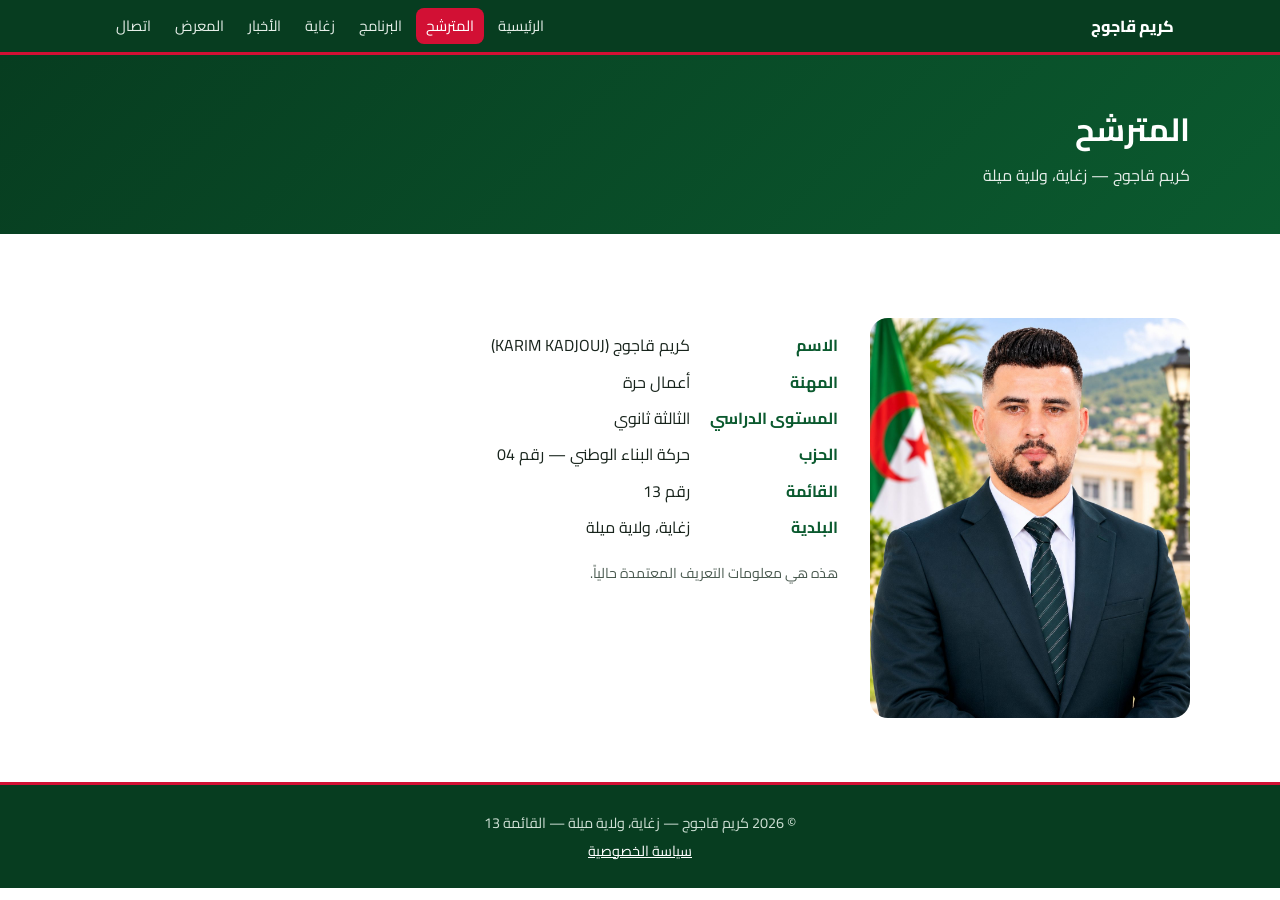
<file: candidate.html>
<!DOCTYPE html>
<html lang="ar" dir="rtl"><head><meta charset="utf-8"><meta name="viewport" content="width=device-width, initial-scale=1">
<title>المترشح | كريم قاجوج — زغاية، ميلة</title><meta name="description" content="معلومات التعريف بالمترشح كريم قاجوج: المهنة والمستوى الدراسي والحزب.">
<meta property="og:type" content="website"><meta property="og:title" content="المترشح | كريم قاجوج"><meta property="og:description" content="معلومات التعريف بالمترشح كريم قاجوج: المهنة والمستوى الدراسي والحزب."><meta property="og:image" content="assets/hero.jpg"><meta property="og:locale" content="ar_DZ">
<link rel="preconnect" href="https://fonts.googleapis.com"><link href="https://fonts.googleapis.com/css2?family=Cairo:wght@400;600;800&display=swap" rel="stylesheet"><link rel="stylesheet" href="assets/style.css"></head>
<body><a class="skip" href="#main">تخطي إلى المحتوى</a>
<header><nav aria-label="التنقل الرئيسي"><b>كريم قاجوج</b><a href="index.html">الرئيسية</a><a href="candidate.html">المترشح</a><a href="program.html">البرنامج</a><a href="zeghaia.html">زغاية</a><a href="news.html">الأخبار</a><a href="gallery.html">المعرض</a><a href="contact.html">اتصال</a></nav></header>
<div class="ph"><div class="w"><h1>المترشح</h1><p>كريم قاجوج — زغاية، ولاية ميلة</p></div></div><main id="main"><section class=""><div class="w"><div class="two"><img src="assets/candidate.jpg" alt="كريم قاجوج" loading="lazy"><div><dl><dt>الاسم</dt><dd>كريم قاجوج (KARIM KADJOUJ)</dd><dt>المهنة</dt><dd>أعمال حرة</dd><dt>المستوى الدراسي</dt><dd>الثالثة ثانوي</dd><dt>الحزب</dt><dd>حركة البناء الوطني — رقم 04</dd><dt>القائمة</dt><dd>رقم 13</dd><dt>البلدية</dt><dd>زغاية، ولاية ميلة</dd></dl><p class="note">هذه هي معلومات التعريف المعتمدة حالياً.</p></div></div></div></section></main>
<footer><p>© 2026 كريم قاجوج — زغاية، ولاية ميلة — القائمة 13</p><p><a href="privacy.html">سياسة الخصوصية</a></p></footer>
<script src="assets/data.js"></script><script src="assets/app.js"></script></body></html>
</file>
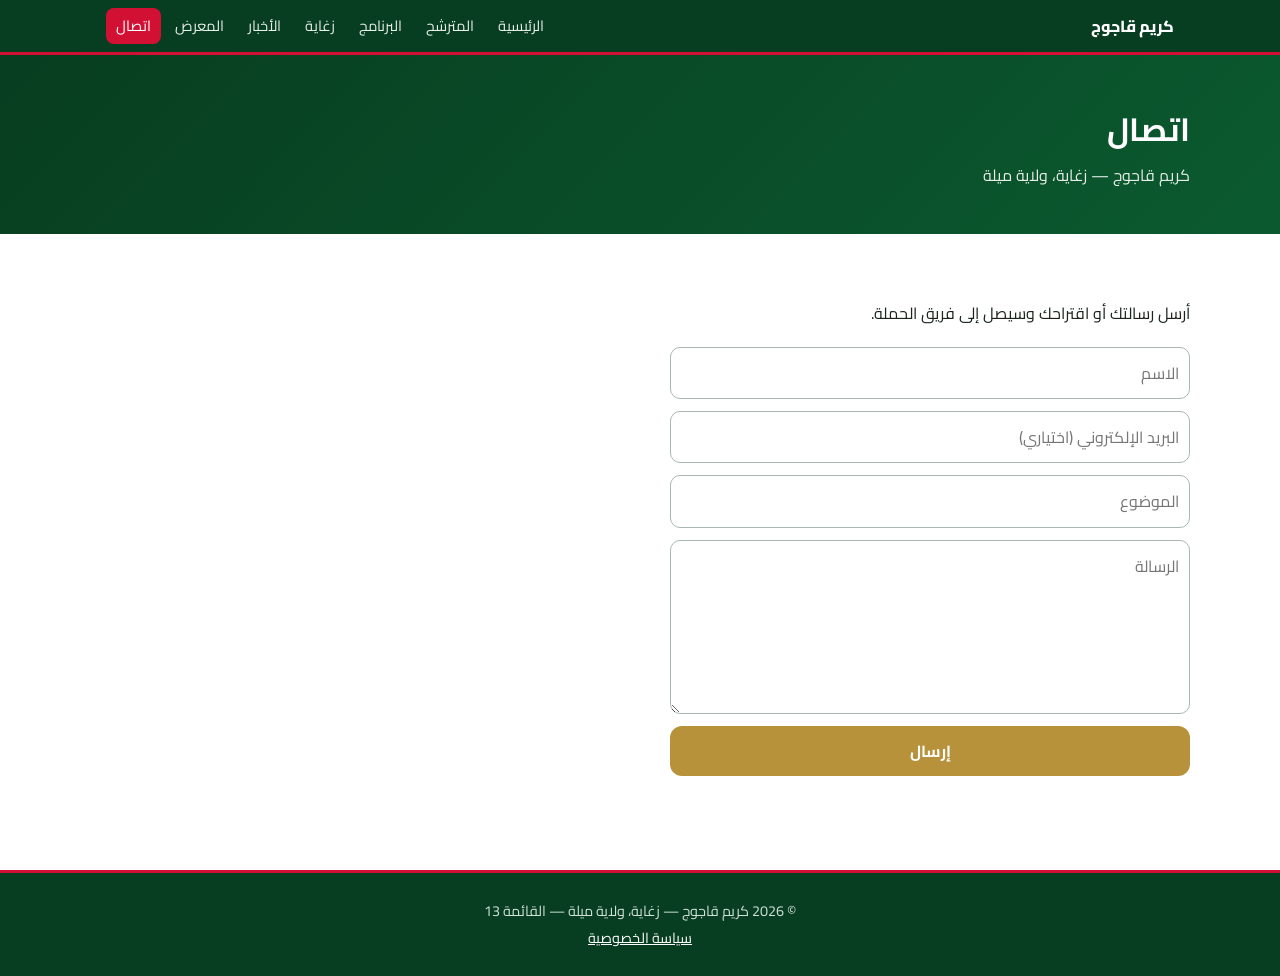
<file: contact.html>
<!DOCTYPE html>
<html lang="ar" dir="rtl"><head><meta charset="utf-8"><meta name="viewport" content="width=device-width, initial-scale=1">
<title>اتصال | كريم قاجوج — زغاية، ميلة</title><meta name="description" content="أرسل رسالتك أو اقتراحك إلى فريق حملة كريم قاجوج.">
<meta property="og:type" content="website"><meta property="og:title" content="اتصال | كريم قاجوج"><meta property="og:description" content="أرسل رسالتك أو اقتراحك إلى فريق حملة كريم قاجوج."><meta property="og:image" content="assets/hero.jpg"><meta property="og:locale" content="ar_DZ">
<link rel="preconnect" href="https://fonts.googleapis.com"><link href="https://fonts.googleapis.com/css2?family=Cairo:wght@400;600;800&display=swap" rel="stylesheet"><link rel="stylesheet" href="assets/style.css"></head>
<body><a class="skip" href="#main">تخطي إلى المحتوى</a>
<header><nav aria-label="التنقل الرئيسي"><b>كريم قاجوج</b><a href="index.html">الرئيسية</a><a href="candidate.html">المترشح</a><a href="program.html">البرنامج</a><a href="zeghaia.html">زغاية</a><a href="news.html">الأخبار</a><a href="gallery.html">المعرض</a><a href="contact.html">اتصال</a></nav></header>
<div class="ph"><div class="w"><h1>اتصال</h1><p>كريم قاجوج — زغاية، ولاية ميلة</p></div></div><main id="main"><section class=""><div class="w"><p>أرسل رسالتك أو اقتراحك وسيصل إلى فريق الحملة.</p><form id="cf"><input name="n" placeholder="الاسم" required aria-label="الاسم"><input name="e" type="email" placeholder="البريد الإلكتروني (اختياري)" aria-label="البريد"><input name="s" placeholder="الموضوع" required aria-label="الموضوع"><textarea name="m" rows="5" placeholder="الرسالة" required aria-label="الرسالة"></textarea><input name="website" tabindex="-1" autocomplete="off" style="display:none" aria-hidden="true"><button class="btn" type="submit">إرسال</button><p id="st" class="note" role="status"></p></form></div></section></main>
<footer><p>© 2026 كريم قاجوج — زغاية، ولاية ميلة — القائمة 13</p><p><a href="privacy.html">سياسة الخصوصية</a></p></footer>
<script src="assets/data.js"></script><script src="assets/app.js"></script></body></html>
</file>
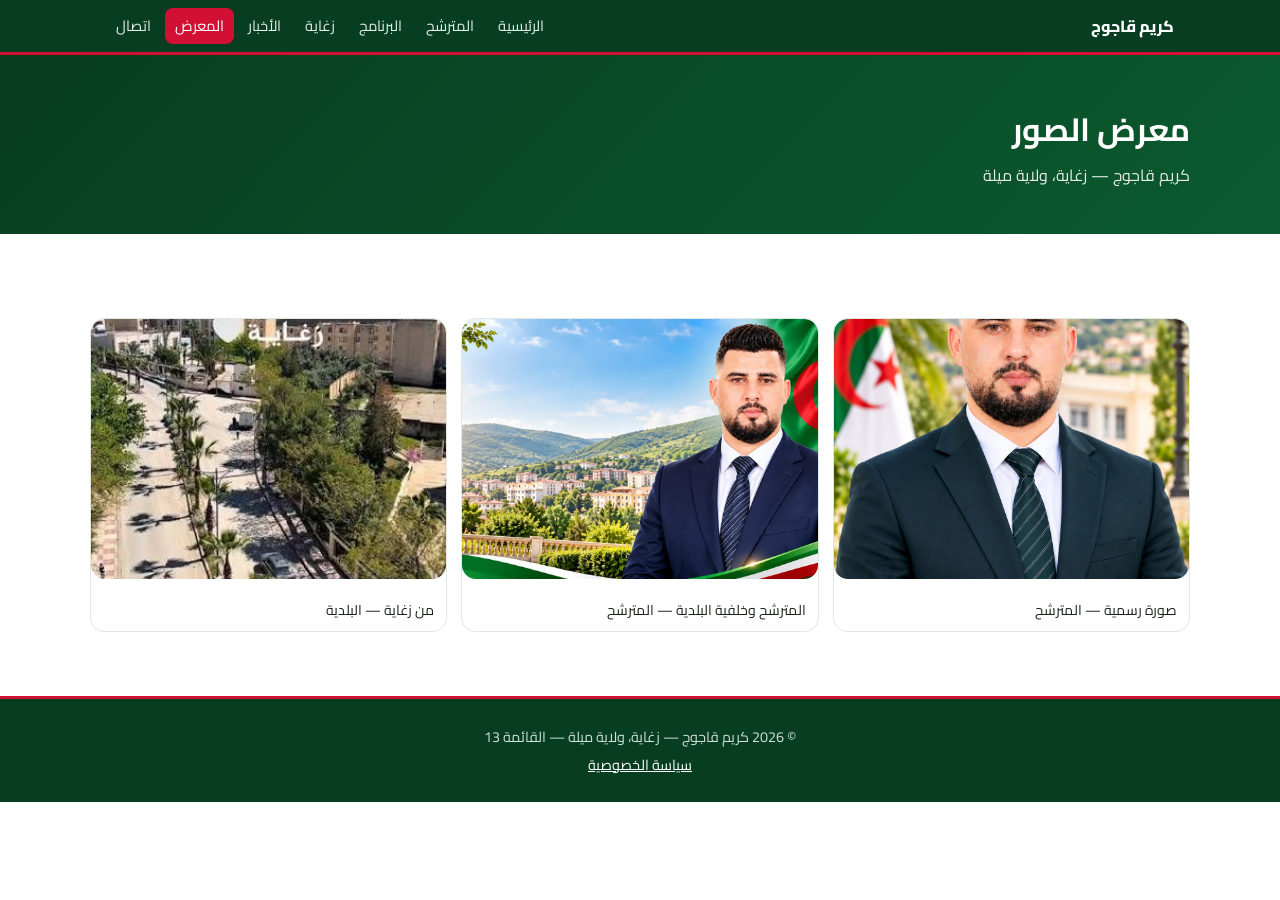
<file: gallery.html>
<!DOCTYPE html>
<html lang="ar" dir="rtl"><head><meta charset="utf-8"><meta name="viewport" content="width=device-width, initial-scale=1">
<title>معرض الصور | كريم قاجوج — زغاية، ميلة</title><meta name="description" content="صور المترشح وأنشطته وبلدية زغاية.">
<meta property="og:type" content="website"><meta property="og:title" content="معرض الصور | كريم قاجوج"><meta property="og:description" content="صور المترشح وأنشطته وبلدية زغاية."><meta property="og:image" content="assets/hero.jpg"><meta property="og:locale" content="ar_DZ">
<link rel="preconnect" href="https://fonts.googleapis.com"><link href="https://fonts.googleapis.com/css2?family=Cairo:wght@400;600;800&display=swap" rel="stylesheet"><link rel="stylesheet" href="assets/style.css"></head>
<body><a class="skip" href="#main">تخطي إلى المحتوى</a>
<header><nav aria-label="التنقل الرئيسي"><b>كريم قاجوج</b><a href="index.html">الرئيسية</a><a href="candidate.html">المترشح</a><a href="program.html">البرنامج</a><a href="zeghaia.html">زغاية</a><a href="news.html">الأخبار</a><a href="gallery.html">المعرض</a><a href="contact.html">اتصال</a></nav></header>
<div class="ph"><div class="w"><h1>معرض الصور</h1><p>كريم قاجوج — زغاية، ولاية ميلة</p></div></div><main id="main"><section class=""><div class="w"><div class="gal" id="galgrid"></div></div></section></main>
<footer><p>© 2026 كريم قاجوج — زغاية، ولاية ميلة — القائمة 13</p><p><a href="privacy.html">سياسة الخصوصية</a></p></footer>
<script src="assets/data.js"></script><script src="assets/app.js"></script></body></html>
</file>
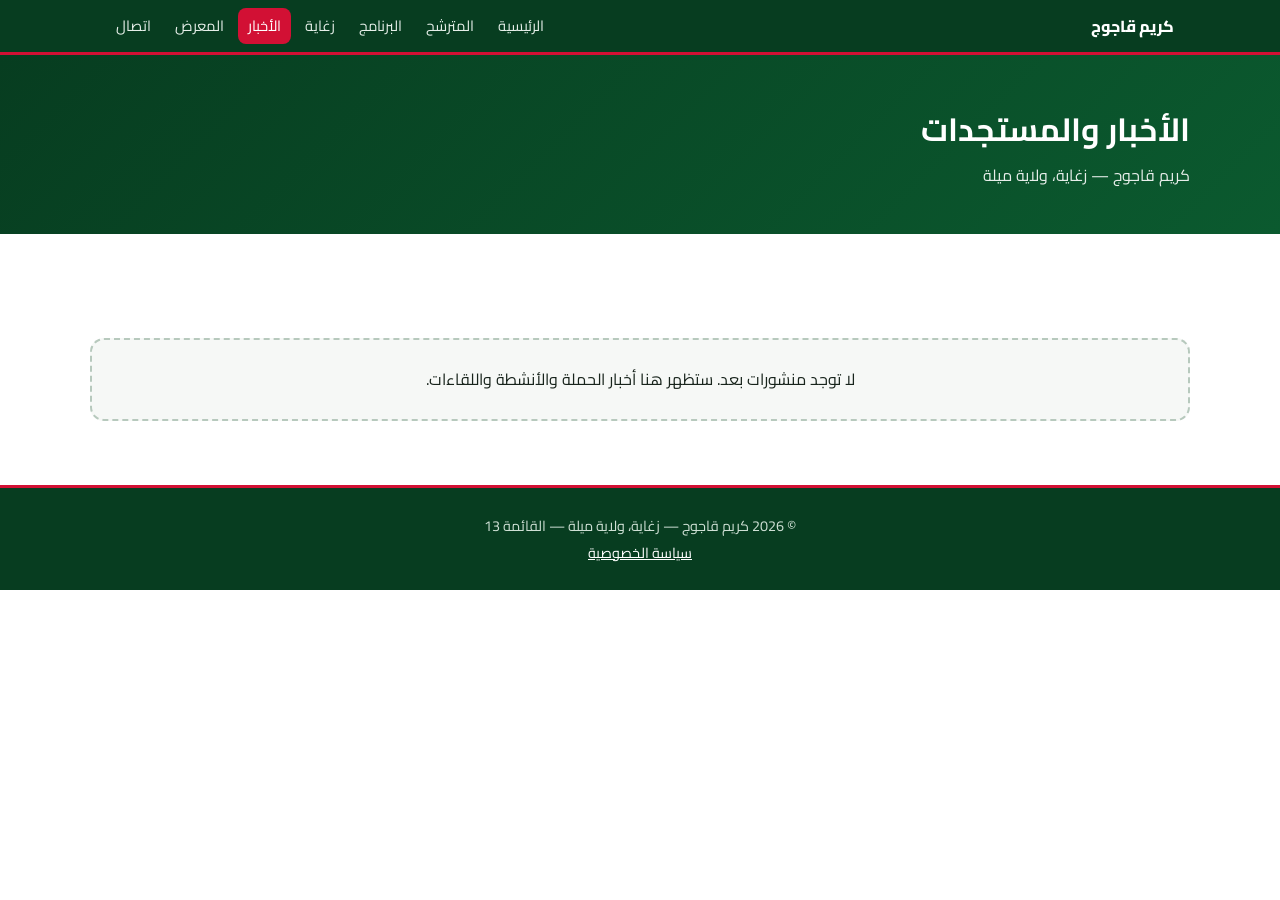
<file: news.html>
<!DOCTYPE html>
<html lang="ar" dir="rtl"><head><meta charset="utf-8"><meta name="viewport" content="width=device-width, initial-scale=1">
<title>الأخبار والمستجدات | كريم قاجوج — زغاية، ميلة</title><meta name="description" content="أخبار حملة كريم قاجوج وأنشطته ولقاءاته.">
<meta property="og:type" content="website"><meta property="og:title" content="الأخبار والمستجدات | كريم قاجوج"><meta property="og:description" content="أخبار حملة كريم قاجوج وأنشطته ولقاءاته."><meta property="og:image" content="assets/hero.jpg"><meta property="og:locale" content="ar_DZ">
<link rel="preconnect" href="https://fonts.googleapis.com"><link href="https://fonts.googleapis.com/css2?family=Cairo:wght@400;600;800&display=swap" rel="stylesheet"><link rel="stylesheet" href="assets/style.css"></head>
<body><a class="skip" href="#main">تخطي إلى المحتوى</a>
<header><nav aria-label="التنقل الرئيسي"><b>كريم قاجوج</b><a href="index.html">الرئيسية</a><a href="candidate.html">المترشح</a><a href="program.html">البرنامج</a><a href="zeghaia.html">زغاية</a><a href="news.html">الأخبار</a><a href="gallery.html">المعرض</a><a href="contact.html">اتصال</a></nav></header>
<div class="ph"><div class="w"><h1>الأخبار والمستجدات</h1><p>كريم قاجوج — زغاية، ولاية ميلة</p></div></div><main id="main"><section class=""><div class="w"><div class="news" id="newslist"></div></div></section></main>
<footer><p>© 2026 كريم قاجوج — زغاية، ولاية ميلة — القائمة 13</p><p><a href="privacy.html">سياسة الخصوصية</a></p></footer>
<script src="assets/data.js"></script><script src="assets/app.js"></script></body></html>
</file>
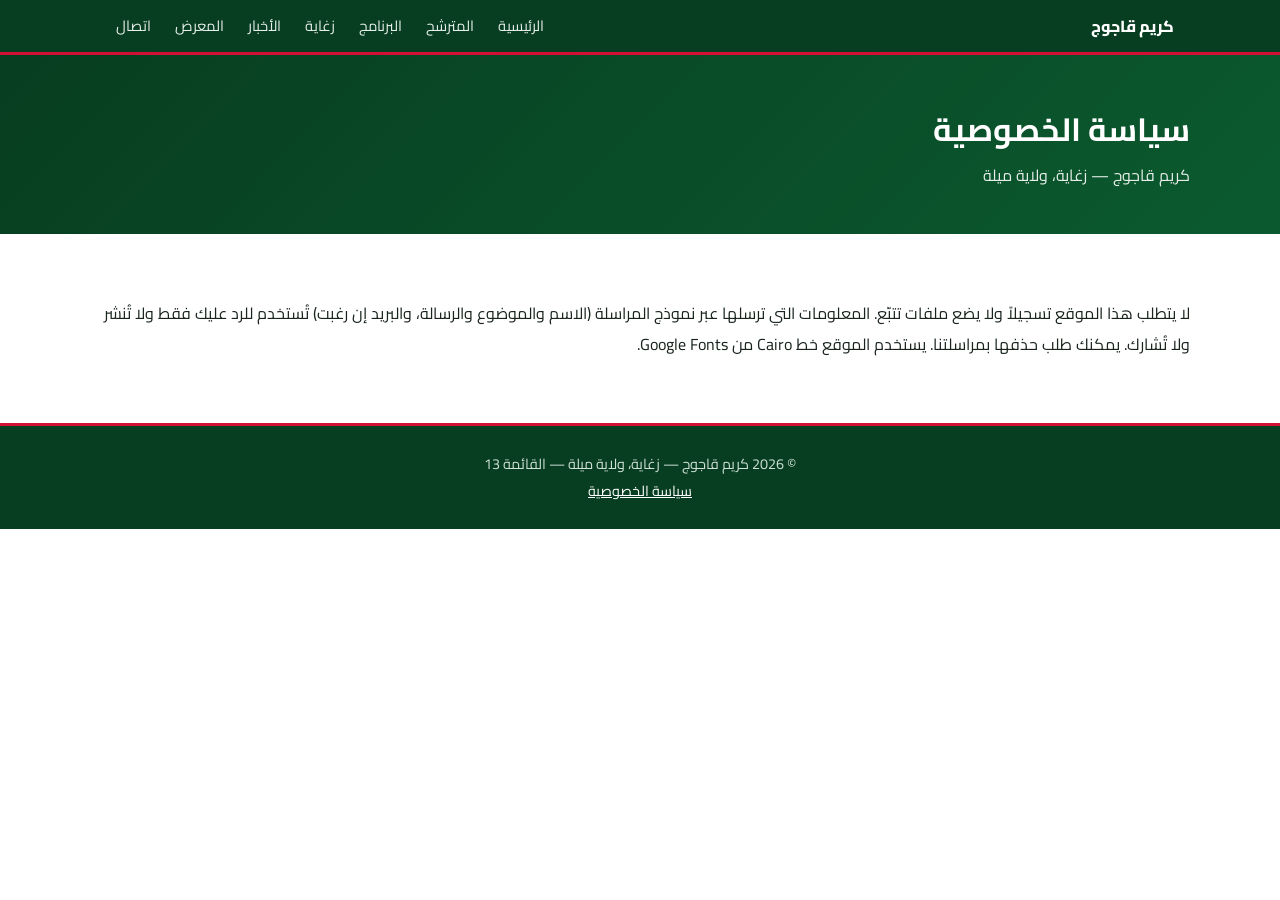
<file: privacy.html>
<!DOCTYPE html>
<html lang="ar" dir="rtl"><head><meta charset="utf-8"><meta name="viewport" content="width=device-width, initial-scale=1">
<title>سياسة الخصوصية | كريم قاجوج — زغاية، ميلة</title><meta name="description" content="سياسة الخصوصية لموقع كريم قاجوج.">
<meta property="og:type" content="website"><meta property="og:title" content="سياسة الخصوصية | كريم قاجوج"><meta property="og:description" content="سياسة الخصوصية لموقع كريم قاجوج."><meta property="og:image" content="assets/hero.jpg"><meta property="og:locale" content="ar_DZ">
<link rel="preconnect" href="https://fonts.googleapis.com"><link href="https://fonts.googleapis.com/css2?family=Cairo:wght@400;600;800&display=swap" rel="stylesheet"><link rel="stylesheet" href="assets/style.css"></head>
<body><a class="skip" href="#main">تخطي إلى المحتوى</a>
<header><nav aria-label="التنقل الرئيسي"><b>كريم قاجوج</b><a href="index.html">الرئيسية</a><a href="candidate.html">المترشح</a><a href="program.html">البرنامج</a><a href="zeghaia.html">زغاية</a><a href="news.html">الأخبار</a><a href="gallery.html">المعرض</a><a href="contact.html">اتصال</a></nav></header>
<div class="ph"><div class="w"><h1>سياسة الخصوصية</h1><p>كريم قاجوج — زغاية، ولاية ميلة</p></div></div><main id="main"><section class=""><div class="w"><p>لا يتطلب هذا الموقع تسجيلاً ولا يضع ملفات تتبّع. المعلومات التي ترسلها عبر نموذج المراسلة (الاسم والموضوع والرسالة، والبريد إن رغبت) تُستخدم للرد عليك فقط ولا تُنشر ولا تُشارك. يمكنك طلب حذفها بمراسلتنا. يستخدم الموقع خط Cairo من Google Fonts.</p></div></section></main>
<footer><p>© 2026 كريم قاجوج — زغاية، ولاية ميلة — القائمة 13</p><p><a href="privacy.html">سياسة الخصوصية</a></p></footer>
<script src="assets/data.js"></script><script src="assets/app.js"></script></body></html>
</file>
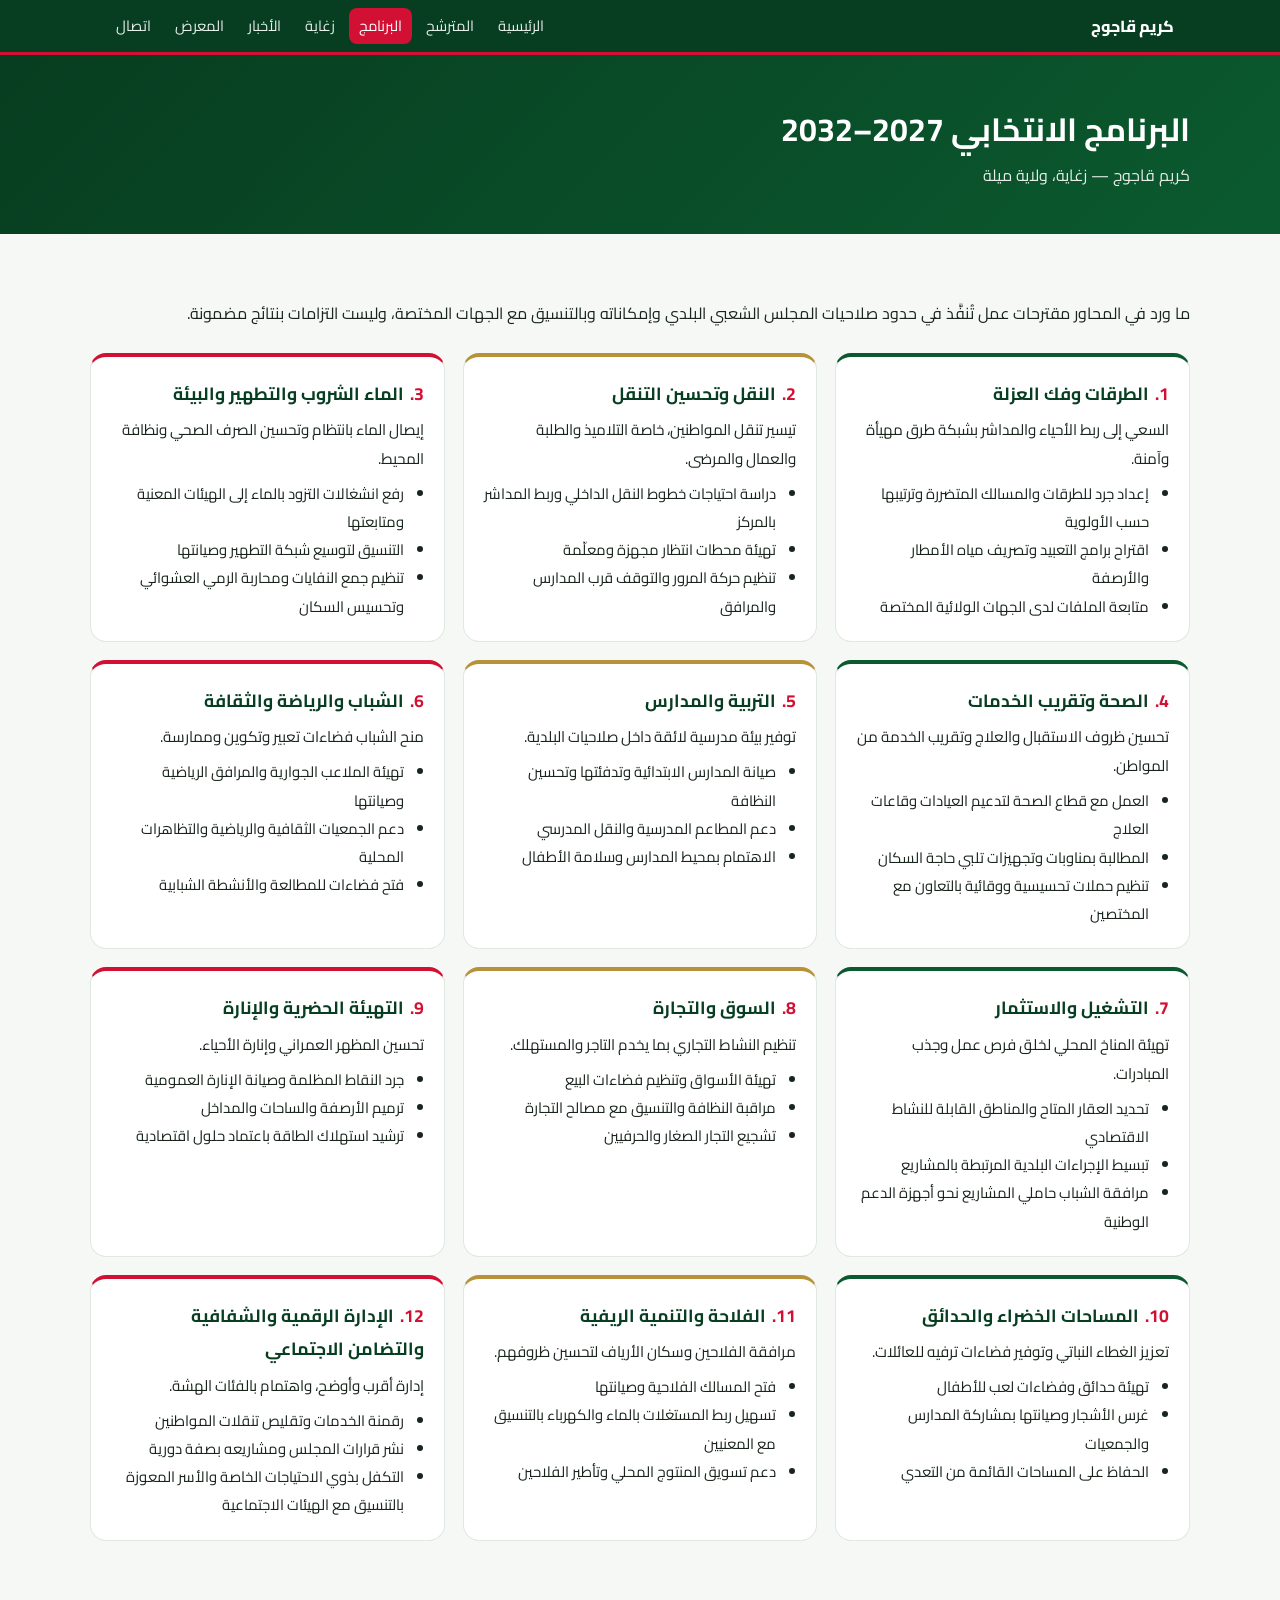
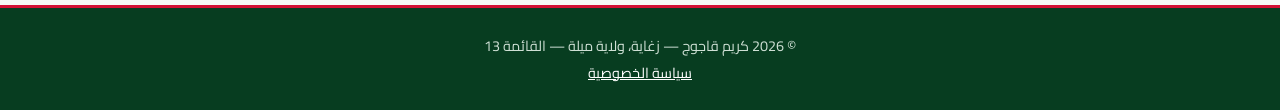
<file: program.html>
<!DOCTYPE html>
<html lang="ar" dir="rtl"><head><meta charset="utf-8"><meta name="viewport" content="width=device-width, initial-scale=1">
<title>البرنامج الانتخابي 2027–2032 | كريم قاجوج — زغاية، ميلة</title><meta name="description" content="المحاور الاثنا عشر للبرنامج الانتخابي للمترشح كريم قاجوج للفترة 2027–2032.">
<meta property="og:type" content="website"><meta property="og:title" content="البرنامج الانتخابي 2027–2032 | كريم قاجوج"><meta property="og:description" content="المحاور الاثنا عشر للبرنامج الانتخابي للمترشح كريم قاجوج للفترة 2027–2032."><meta property="og:image" content="assets/hero.jpg"><meta property="og:locale" content="ar_DZ">
<link rel="preconnect" href="https://fonts.googleapis.com"><link href="https://fonts.googleapis.com/css2?family=Cairo:wght@400;600;800&display=swap" rel="stylesheet"><link rel="stylesheet" href="assets/style.css"></head>
<body><a class="skip" href="#main">تخطي إلى المحتوى</a>
<header><nav aria-label="التنقل الرئيسي"><b>كريم قاجوج</b><a href="index.html">الرئيسية</a><a href="candidate.html">المترشح</a><a href="program.html">البرنامج</a><a href="zeghaia.html">زغاية</a><a href="news.html">الأخبار</a><a href="gallery.html">المعرض</a><a href="contact.html">اتصال</a></nav></header>
<div class="ph"><div class="w"><h1>البرنامج الانتخابي 2027–2032</h1><p>كريم قاجوج — زغاية، ولاية ميلة</p></div></div><main id="main"><section class="alt"><div class="w"><p>ما ورد في المحاور مقترحات عمل تُنفَّذ في حدود صلاحيات المجلس الشعبي البلدي وإمكاناته وبالتنسيق مع الجهات المختصة، وليست التزامات بنتائج مضمونة.</p><div class="cards" id="axes"></div></div></section></main>
<footer><p>© 2026 كريم قاجوج — زغاية، ولاية ميلة — القائمة 13</p><p><a href="privacy.html">سياسة الخصوصية</a></p></footer>
<script src="assets/data.js"></script><script src="assets/app.js"></script></body></html>
</file>
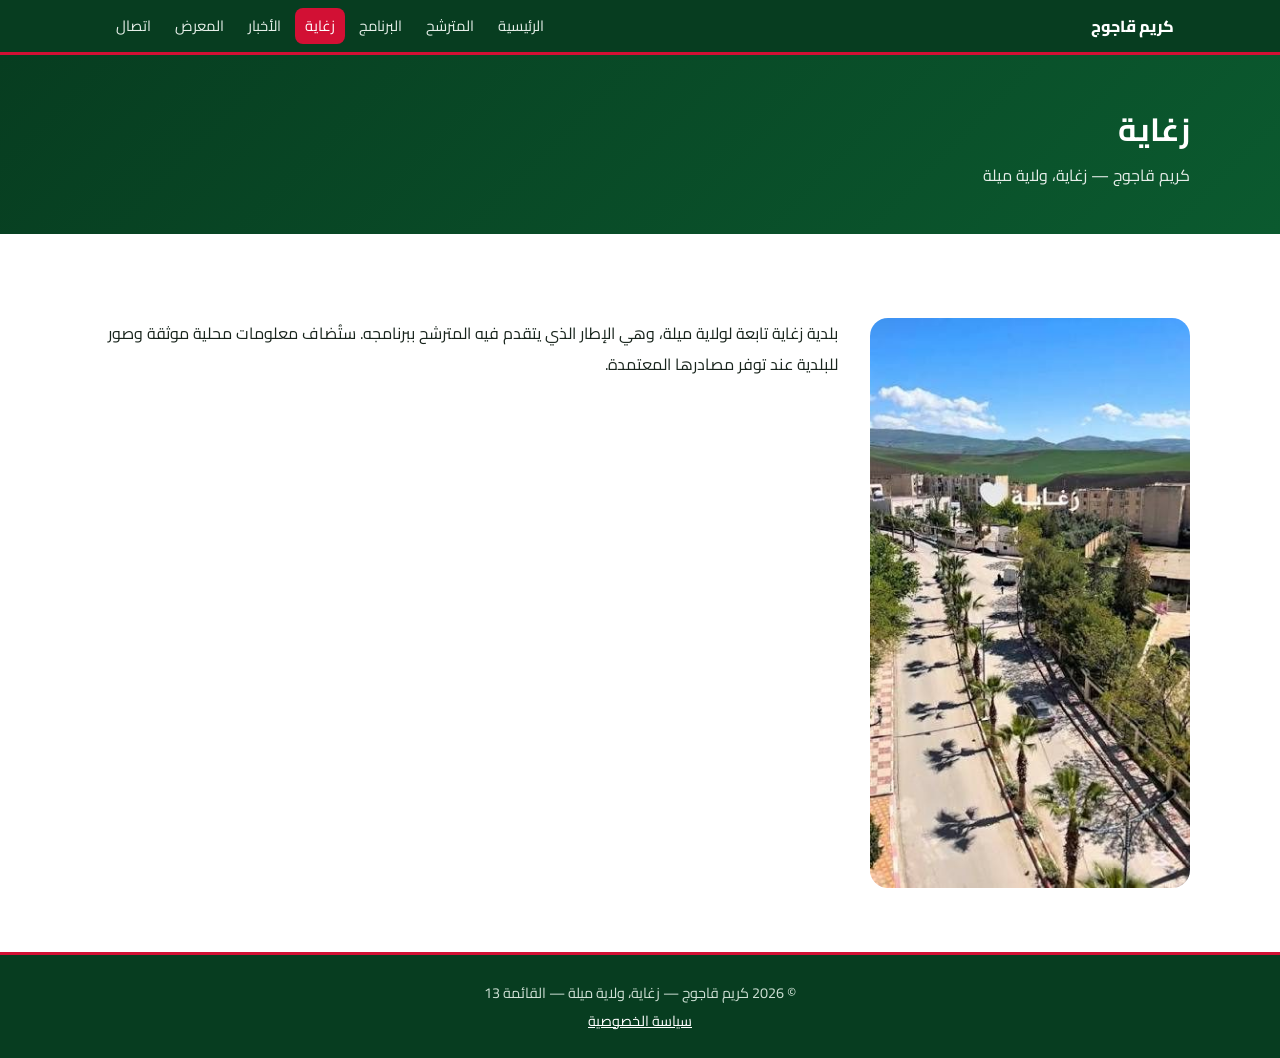
<file: zeghaia.html>
<!DOCTYPE html>
<html lang="ar" dir="rtl"><head><meta charset="utf-8"><meta name="viewport" content="width=device-width, initial-scale=1">
<title>زغاية | كريم قاجوج — زغاية، ميلة</title><meta name="description" content="تقديم عام لبلدية زغاية بولاية ميلة.">
<meta property="og:type" content="website"><meta property="og:title" content="زغاية | كريم قاجوج"><meta property="og:description" content="تقديم عام لبلدية زغاية بولاية ميلة."><meta property="og:image" content="assets/hero.jpg"><meta property="og:locale" content="ar_DZ">
<link rel="preconnect" href="https://fonts.googleapis.com"><link href="https://fonts.googleapis.com/css2?family=Cairo:wght@400;600;800&display=swap" rel="stylesheet"><link rel="stylesheet" href="assets/style.css"></head>
<body><a class="skip" href="#main">تخطي إلى المحتوى</a>
<header><nav aria-label="التنقل الرئيسي"><b>كريم قاجوج</b><a href="index.html">الرئيسية</a><a href="candidate.html">المترشح</a><a href="program.html">البرنامج</a><a href="zeghaia.html">زغاية</a><a href="news.html">الأخبار</a><a href="gallery.html">المعرض</a><a href="contact.html">اتصال</a></nav></header>
<div class="ph"><div class="w"><h1>زغاية</h1><p>كريم قاجوج — زغاية، ولاية ميلة</p></div></div><main id="main"><section class=""><div class="w"><div class="two"><img src="assets/zeghaia.jpg" alt="شارع في زغاية تحيط به الأشجار والمساحات الخضراء" loading="lazy"><div><p>بلدية زغاية تابعة لولاية ميلة، وهي الإطار الذي يتقدم فيه المترشح ببرنامجه. ستُضاف معلومات محلية موثقة وصور للبلدية عند توفر مصادرها المعتمدة.</p></div></div></div></section></main>
<footer><p>© 2026 كريم قاجوج — زغاية، ولاية ميلة — القائمة 13</p><p><a href="privacy.html">سياسة الخصوصية</a></p></footer>
<script src="assets/data.js"></script><script src="assets/app.js"></script></body></html>
</file>
<file: assets/style.css>
:root{--g:#0b5a2f;--gd:#073d20;--r:#d21034;--gold:#b8923a;--bg:#f6f8f6;--t:#18241c}
*{box-sizing:border-box;margin:0}html{scroll-behavior:smooth;scroll-padding-top:70px}
body{font-family:Cairo,Tajawal,sans-serif;color:var(--t);background:#fff;line-height:1.9}
header{position:sticky;top:0;z-index:9;background:var(--gd);border-bottom:3px solid var(--r)}
nav{max-width:1100px;margin:auto;display:flex;gap:4px;align-items:center;padding:8px 16px;flex-wrap:wrap}
nav b{color:#fff;margin-inline-end:auto;font-weight:800}
nav a{color:#e6efe9;text-decoration:none;padding:4px 10px;border-radius:8px;font-size:.92rem}
nav a:hover,nav a:focus{background:var(--g);outline:0}
section{padding:64px 16px}.w{max-width:1100px;margin:auto}
h2{color:var(--g);font-size:1.9rem;margin-bottom:8px}h2:after{content:"";display:block;width:56px;height:4px;background:var(--r);border-radius:4px;margin-top:6px}
.hero{background:linear-gradient(rgba(7,61,32,.55),rgba(7,61,32,.75)),url(assets/hero.jpg) center/cover;color:#fff;padding:90px 16px}
.hero .w{display:grid;grid-template-columns:1.3fr 1fr;gap:32px;align-items:center}
.hero h1{font-size:clamp(2rem,5vw,3.4rem);font-weight:800;line-height:1.3}
.hero small{display:block;letter-spacing:3px;opacity:.85}
.badges{display:flex;gap:10px;flex-wrap:wrap;margin:18px 0}
.badges span{background:#fff;color:var(--gd);border-radius:999px;padding:4px 16px;font-weight:600}
.badges span:first-child{background:var(--r);color:#fff}
.btn{display:inline-block;background:var(--gold);color:#fff;padding:10px 26px;border-radius:12px;text-decoration:none;font-weight:700}
.hero img{width:100%;max-width:340px;border-radius:20px;border:4px solid #fff;margin-inline:auto;display:block;box-shadow:0 12px 30px #0006}
.two{display:grid;grid-template-columns:320px 1fr;gap:32px;align-items:start;margin-top:20px}
.two img{width:100%;border-radius:18px}
dl{display:grid;grid-template-columns:auto 1fr;gap:6px 20px;margin-top:12px}dt{color:var(--g);font-weight:700}
.alt{background:var(--bg)}
.cards{display:grid;grid-template-columns:repeat(auto-fill,minmax(310px,1fr));gap:18px;margin-top:24px}
.card{background:#fff;border:1px solid #dfe8e2;border-top:4px solid var(--g);border-radius:16px;padding:20px}
.card:nth-child(3n){border-top-color:var(--r)}.card:nth-child(3n+2){border-top-color:var(--gold)}
.card h3{font-size:1.1rem;color:var(--gd)}.card h3 span{color:var(--r);margin-inline-end:6px}
.card p{margin:6px 0;font-size:.95rem}.card ul{padding-inline-start:20px;font-size:.93rem}
.note{font-size:.88rem;color:#4a5a50;margin-top:18px}
.gal{display:grid;grid-template-columns:repeat(auto-fit,minmax(240px,1fr));gap:14px;margin-top:20px}.gal img{width:100%;height:260px;object-fit:cover;border-radius:14px}
.empty{background:var(--bg);border:2px dashed #b7c9bd;border-radius:14px;padding:24px;text-align:center;margin-top:18px}
form{display:grid;gap:12px;max-width:520px;margin-top:18px}input,textarea{font:inherit;padding:10px;border:1px solid #aab9af;border-radius:10px}
button{font:inherit;border:0;cursor:pointer}
footer{background:var(--gd);color:#cfe0d5;text-align:center;padding:24px 16px;font-size:.9rem;border-top:3px solid var(--r)}
@media(max-width:760px){.hero .w,.two{grid-template-columns:1fr}.hero img{max-width:260px}}

.ph{background:linear-gradient(135deg,var(--gd),var(--g));color:#fff;padding:44px 16px}.ph h1{font-size:2rem}.ph p{opacity:.9}
.chips{display:flex;flex-wrap:wrap;gap:10px;margin-top:20px}.chips a{background:#fff;border:1px solid #cfdcd3;color:var(--gd);padding:6px 14px;border-radius:999px;text-decoration:none;font-size:.92rem}.chips a:hover{background:var(--g);color:#fff}
.news{display:grid;gap:18px;margin-top:22px}.ni{background:#fff;border:1px solid #dfe8e2;border-radius:16px;overflow:hidden;display:grid;grid-template-columns:200px 1fr}.ni img{width:100%;height:100%;object-fit:cover}.ni div{padding:16px}.ni time{color:var(--r);font-size:.85rem}
.gal figure{background:#fff;border-radius:14px;overflow:hidden;border:1px solid #dfe8e2}.gal figcaption{padding:8px 12px;font-size:.88rem}.gal a{display:block}
footer a{color:#fff;margin:0 8px}nav a.on{background:var(--r);color:#fff}
.skip{position:absolute;right:-999px}.skip:focus{right:8px;top:8px;background:#fff;padding:6px;z-index:99}
@media(max-width:760px){.ni{grid-template-columns:1fr}}
@media(prefers-reduced-motion:reduce){html{scroll-behavior:auto}}
</file>
